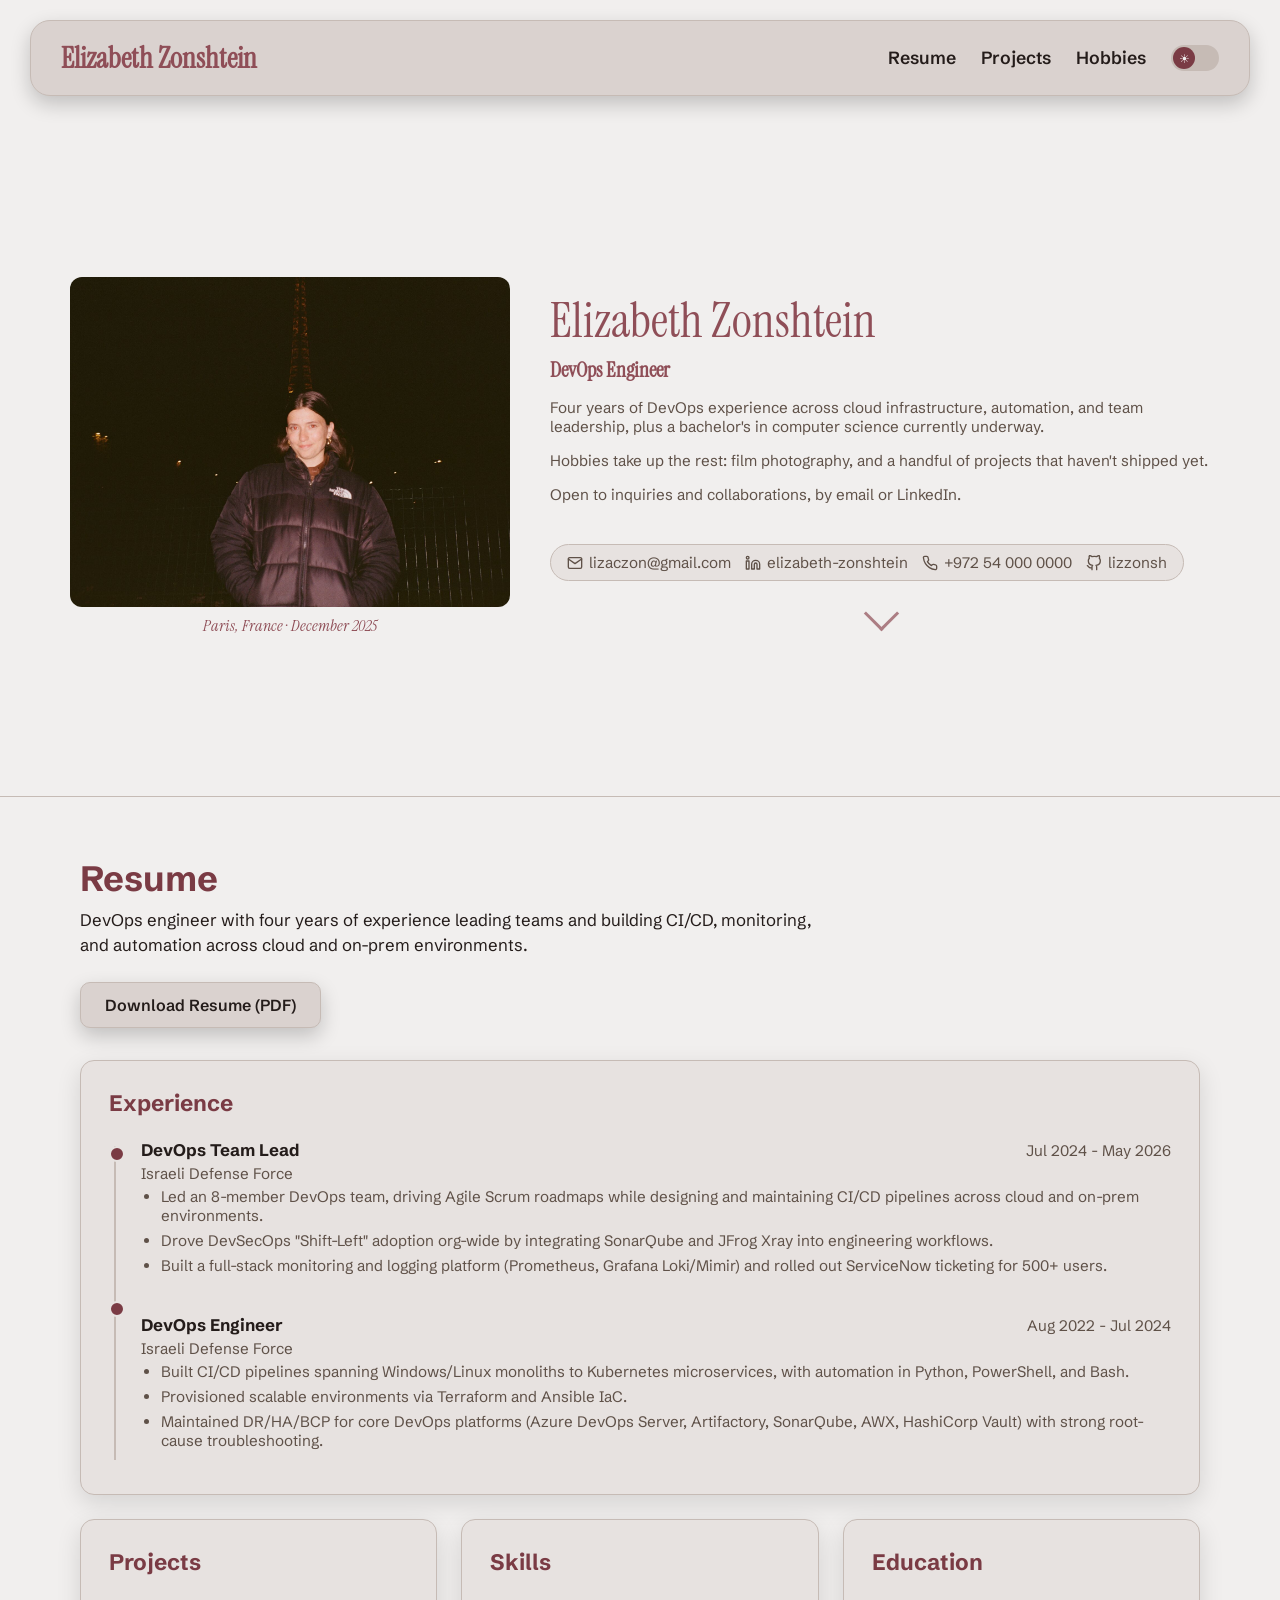
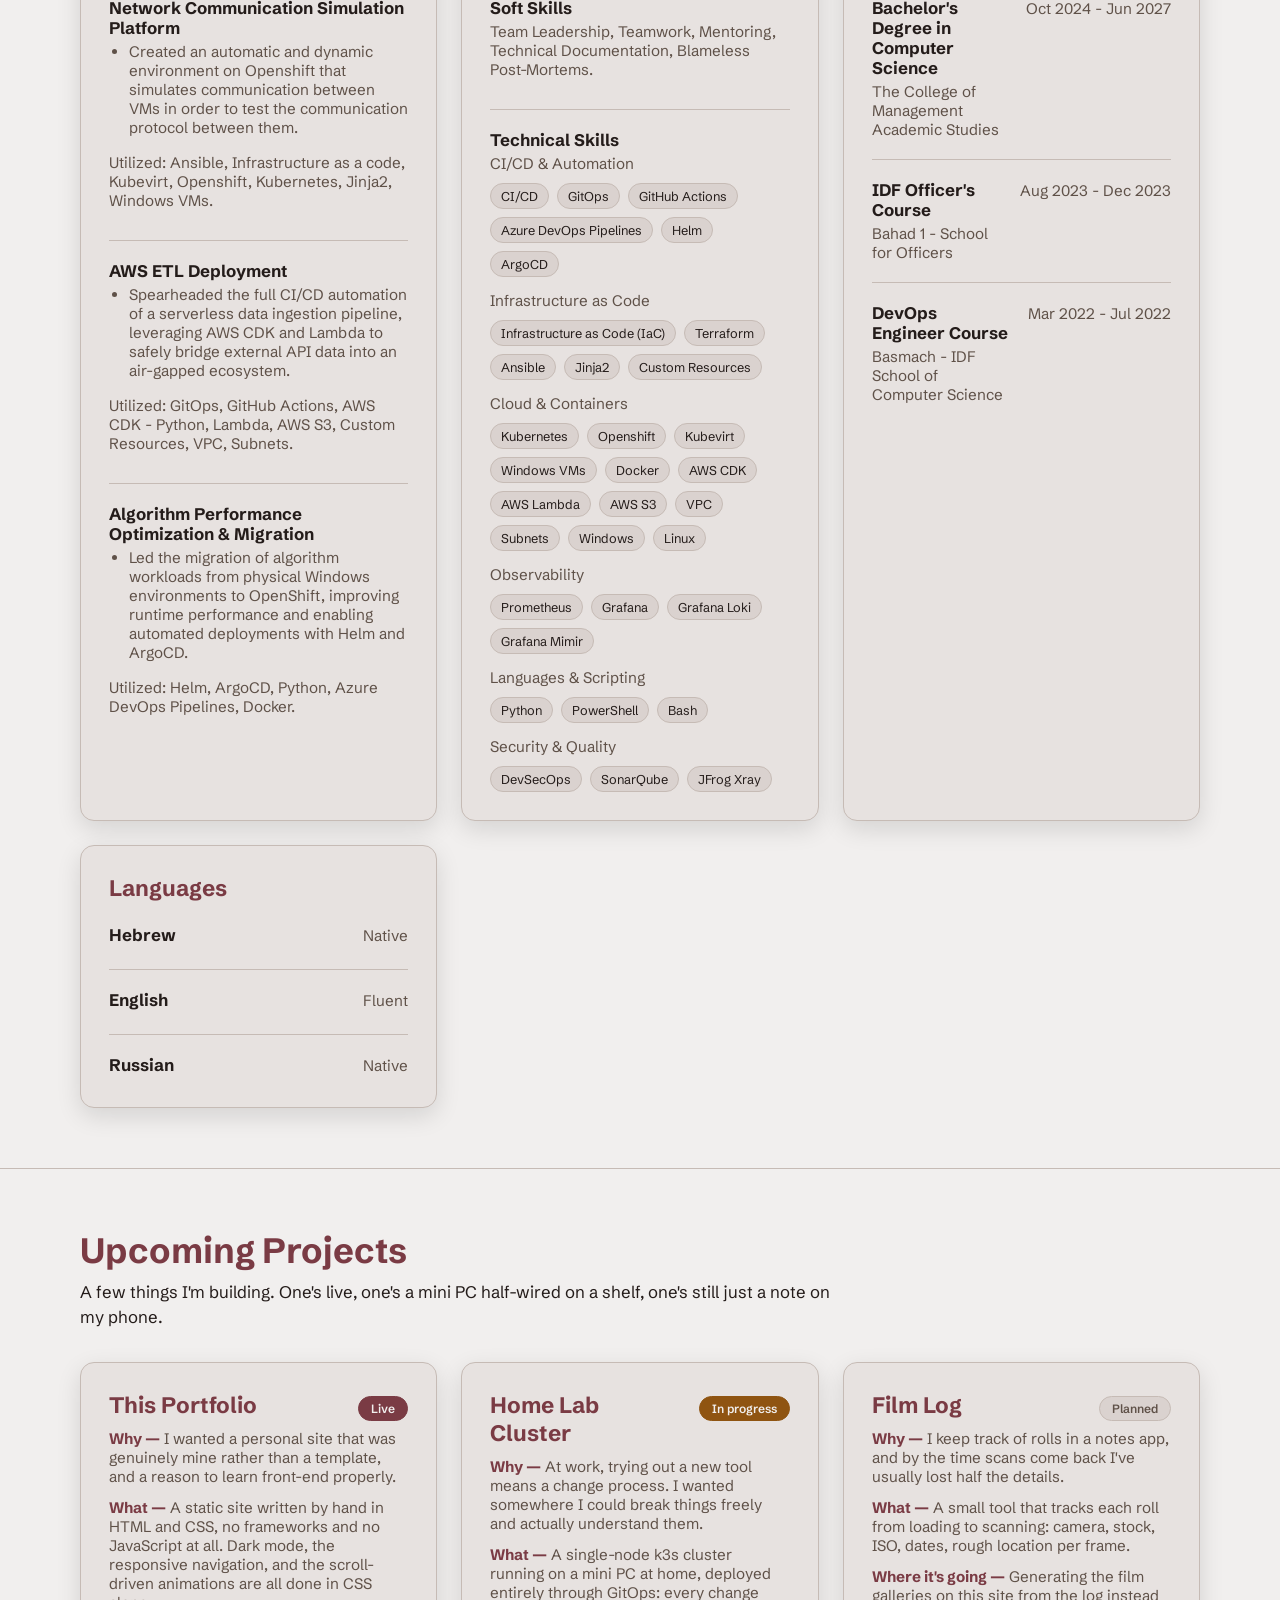
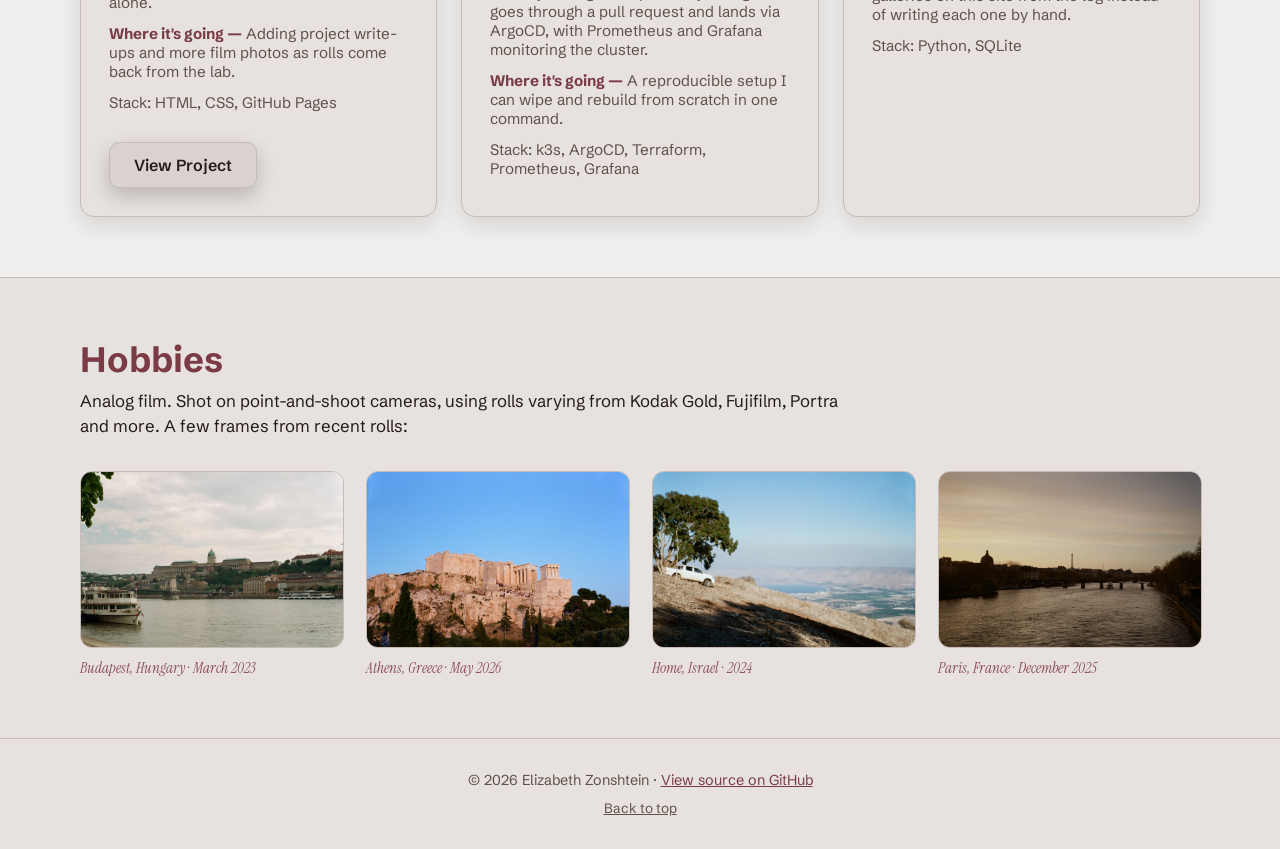
<file: index.html>
<!DOCTYPE html> <!-- document type declaration -->
<html lang="en">
<head>
    <meta charset="UTF-8">
    <!-- responsive meta tag -->
    <meta name="viewport" content="width=device-width, initial-scale=1.0">
    <meta name="description" content="Elizabeth Zonshtein: DevOps engineer portfolio with resume, projects, and analog film photography.">
    <title>Elizabeth Zonshtein — DevOps Engineer</title>
    <link rel="icon" href="data:image/svg+xml,%3Csvg xmlns='http://www.w3.org/2000/svg' viewBox='0 0 64 64'%3E%3Crect width='64' height='64' rx='14' fill='%237A3B44'/%3E%3Ctext x='32' y='43' font-family='Georgia, serif' font-size='28' fill='%23F1EFEE' text-anchor='middle'%3EEZ%3C/text%3E%3C/svg%3E">
    <link rel="preconnect" href="https://fonts.googleapis.com">
    <link rel="preconnect" href="https://fonts.gstatic.com" crossorigin>
    <link rel="stylesheet" href="https://fonts.googleapis.com/css2?family=Instrument+Serif:ital@0;1&family=Schibsted+Grotesk:ital,wght@0,400..900;1,400..900&display=swap">
    <link rel="stylesheet" href="assets/css/style.css">
</head>
<body>
    <a href="#main" class="skip-link">Skip to content</a>

    <!-- hidden icon definitions, referenced via <use> in the contact bar -->
    <svg class="icon-sprite" aria-hidden="true">
        <symbol id="icon-mail" viewBox="0 0 24 24" fill="none" stroke="currentColor" stroke-width="2" stroke-linecap="round" stroke-linejoin="round">
            <path d="M4 4h16c1.1 0 2 .9 2 2v12c0 1.1-.9 2-2 2H4c-1.1 0-2-.9-2-2V6c0-1.1.9-2 2-2z"></path>
            <polyline points="22,6 12,13 2,6"></polyline>
        </symbol>
        <symbol id="icon-linkedin" viewBox="0 0 24 24" fill="none" stroke="currentColor" stroke-width="2" stroke-linecap="round" stroke-linejoin="round">
            <path d="M16 8a6 6 0 0 1 6 6v7h-4v-7a2 2 0 0 0-2-2 2 2 0 0 0-2 2v7h-4v-7a6 6 0 0 1 6-6z"></path>
            <rect x="2" y="9" width="4" height="12"></rect>
            <circle cx="4" cy="4" r="2"></circle>
        </symbol>
        <symbol id="icon-phone" viewBox="0 0 24 24" fill="none" stroke="currentColor" stroke-width="2" stroke-linecap="round" stroke-linejoin="round">
            <path d="M22 16.92v3a2 2 0 0 1-2.18 2 19.79 19.79 0 0 1-8.63-3.07 19.5 19.5 0 0 1-6-6 19.79 19.79 0 0 1-3.07-8.67A2 2 0 0 1 4.11 2h3a2 2 0 0 1 2 1.72 12.84 12.84 0 0 0 .7 2.81 2 2 0 0 1-.45 2.11L8.09 9.91a16 16 0 0 0 6 6l1.27-1.27a2 2 0 0 1 2.11-.45 12.84 12.84 0 0 0 2.81.7A2 2 0 0 1 22 16.92z"></path>
        </symbol>
        <symbol id="icon-github" viewBox="0 0 24 24" fill="none" stroke="currentColor" stroke-width="2" stroke-linecap="round" stroke-linejoin="round">
            <path d="M9 19c-5 1.5-5-2.5-7-3m14 6v-3.87a3.37 3.37 0 0 0-.94-2.61c3.14-.35 6.44-1.54 6.44-7A5.44 5.44 0 0 0 20 4.77 5.07 5.07 0 0 0 19.91 1S18.73.65 16 2.48a13.38 13.38 0 0 0-7 0C6.27.65 5.09 1 5.09 1A5.07 5.07 0 0 0 5 4.77a5.44 5.44 0 0 0-1.5 3.78c0 5.42 3.3 6.61 6.44 7A3.37 3.37 0 0 0 9 18.13V22"></path>
        </symbol>
    </svg>

    <!-- sticky pill nav: in-page anchors only, plus the CSS-only theme toggle and hamburger -->
    <nav aria-label="Primary">
        <a href="#top" class="name">Elizabeth Zonshtein</a>
        <div class="nav-right">
            <ul class="nav-links" id="mobile-nav">
                <li><a href="#resume">Resume</a></li>
                <li><a href="#projects">Projects</a></li>
                <li><a href="#hobbies">Hobbies</a></li>
            </ul>
            <label class="theme-toggle" title="Toggle dark / light mode">
                <input type="checkbox" id="theme-toggle" aria-label="Toggle dark mode">
                <span class="theme-toggle-track"></span>
            </label>
            <label class="nav-toggle-btn" title="Toggle navigation menu">
                <input type="checkbox" id="nav-toggle" class="nav-toggle-input" aria-label="Toggle navigation menu" aria-controls="mobile-nav">
                <span class="hamburger-icon" aria-hidden="true"></span>
            </label>
        </div>
    </nav>

    <main id="main">
    <!-- ===== HERO ===== -->
    <section class="hero center" id="top">
        <div class="hero-photo-wrap">
            <img src="assets/images/profile-photo.jpeg" alt="Elizabeth Zonshtein" class="hero-photo" width="1800" height="1193">
            <p class="photo-caption">Paris, France &middot; December 2025</p>
        </div>
        <div class="hero-text">
            <h1 class="name">Elizabeth Zonshtein</h1>
            <p class="title">DevOps Engineer</p>
            <p>Four years of DevOps experience across cloud infrastructure, automation, and team leadership, plus a bachelor's in computer science currently underway.</p>
            <p>Hobbies take up the rest: film photography, and a handful of projects that haven't shipped yet.</p>
            <p>Open to inquiries and collaborations, by email or LinkedIn.</p>
            <div class="contact-bar">
                <a href="mailto:lizaczon@gmail.com" title="Email">
                    <svg aria-hidden="true"><use href="#icon-mail"></use></svg>
                    <span>lizaczon@gmail.com</span>
                </a>
                <a href="https://www.linkedin.com/in/elizabeth-zonshtein" target="_blank" rel="noopener" title="LinkedIn">
                    <svg aria-hidden="true"><use href="#icon-linkedin"></use></svg>
                    <span>elizabeth-zonshtein</span>
                </a>
                <a href="tel:+972540000000" title="Phone">
                    <svg aria-hidden="true"><use href="#icon-phone"></use></svg>
                    <span>+972&nbsp;54&nbsp;000&nbsp;0000</span>
                </a>
                <a href="https://github.com/lizzonsh" target="_blank" rel="noopener" title="GitHub">
                    <svg aria-hidden="true"><use href="#icon-github"></use></svg>
                    <span>lizzonsh</span>
                </a>
            </div>
            <a href="#resume" class="scroll-cue" aria-label="Scroll to the Resume section"></a>
        </div>
    </section>

    <!-- ===== RESUME ===== -->
    <section class="page-section" id="resume">
        <div class="section-inner">
            <header class="section-header">
                <h2>Resume</h2>
                <p>DevOps engineer with four years of experience leading teams and building CI/CD, monitoring, and automation across cloud and on-prem environments.</p>
                <a href="assets/docs/Elizabeth-Zonshtein-Resume-Web.pdf" class="button-link" target="_blank" rel="noopener">Download Resume (PDF)</a>
            </header>

            <div class="card-grid">
                <article class="card card-full">
                    <h3>Experience</h3>

                    <div class="timeline">
                        <div class="entry">
                            <div class="entry-row">
                                <div>
                                    <h4>DevOps Team Lead</h4>
                                    <p class="entry-org">Israeli Defense Force</p>
                                </div>
                                <p class="entry-date">Jul 2024 - May 2026</p>
                            </div>
                            <ul>
                                <li>Led an 8-member DevOps team, driving Agile Scrum roadmaps while designing and maintaining CI/CD pipelines across cloud and on-prem environments.</li>
                                <li>Drove DevSecOps "Shift-Left" adoption org-wide by integrating SonarQube and JFrog Xray into engineering workflows.</li>
                                <li>Built a full-stack monitoring and logging platform (Prometheus, Grafana Loki/Mimir) and rolled out ServiceNow ticketing for 500+ users.</li>
                            </ul>
                        </div>

                        <div class="entry">
                            <div class="entry-row">
                                <div>
                                    <h4>DevOps Engineer</h4>
                                    <p class="entry-org">Israeli Defense Force</p>
                                </div>
                                <p class="entry-date">Aug 2022 - Jul 2024</p>
                            </div>
                            <ul>
                                <li>Built CI/CD pipelines spanning Windows/Linux monoliths to Kubernetes microservices, with automation in Python, PowerShell, and Bash.</li>
                                <li>Provisioned scalable environments via Terraform and Ansible IaC.</li>
                                <li>Maintained DR/HA/BCP for core DevOps platforms (Azure DevOps Server, Artifactory, SonarQube, AWX, HashiCorp Vault) with strong root-cause troubleshooting.</li>
                            </ul>
                        </div>
                    </div>
                </article>

                <article class="card">
                    <h3>Projects</h3>

                    <div class="entry">
                        <h4>Network Communication Simulation Platform</h4>
                        <ul>
                            <li>Created an automatic and dynamic environment on Openshift that simulates communication between VMs in order to test the communication protocol between them.</li>
                        </ul>
                        <p class="entry-org">Utilized: Ansible, Infrastructure as a code, Kubevirt, Openshift, Kubernetes, Jinja2, Windows VMs.</p>
                    </div>

                    <div class="entry">
                        <h4>AWS ETL Deployment</h4>
                        <ul>
                            <li>Spearheaded the full CI/CD automation of a serverless data ingestion pipeline, leveraging AWS CDK and Lambda to safely bridge external API data into an air-gapped ecosystem.</li>
                        </ul>
                        <p class="entry-org">Utilized: GitOps, GitHub Actions, AWS CDK - Python, Lambda, AWS S3, Custom Resources, VPC, Subnets.</p>
                    </div>

                    <div class="entry">
                        <h4>Algorithm Performance Optimization &amp; Migration</h4>
                        <ul>
                            <li>Led the migration of algorithm workloads from physical Windows environments to OpenShift, improving runtime performance and enabling automated deployments with Helm and ArgoCD.</li>
                        </ul>
                        <p class="entry-org">Utilized: Helm, ArgoCD, Python, Azure DevOps Pipelines, Docker.</p>
                    </div>
                </article>

                <article class="card">
                    <h3>Skills</h3>

                    <div class="entry">
                        <h4>Soft Skills</h4>
                        <p>Team Leadership, Teamwork, Mentoring, Technical Documentation, Blameless Post-Mortems.</p>
                    </div>

                    <div class="entry">
                        <h4>Technical Skills</h4>

                        <div class="skill-group">
                            <p class="entry-org">CI/CD &amp; Automation</p>
                            <div class="chip-list">
                                <span class="chip">CI/CD</span>
                                <span class="chip">GitOps</span>
                                <span class="chip">GitHub Actions</span>
                                <span class="chip">Azure DevOps Pipelines</span>
                                <span class="chip">Helm</span>
                                <span class="chip">ArgoCD</span>
                            </div>
                        </div>

                        <div class="skill-group">
                            <p class="entry-org">Infrastructure as Code</p>
                            <div class="chip-list">
                                <span class="chip">Infrastructure as Code (IaC)</span>
                                <span class="chip">Terraform</span>
                                <span class="chip">Ansible</span>
                                <span class="chip">Jinja2</span>
                                <span class="chip">Custom Resources</span>
                            </div>
                        </div>

                        <div class="skill-group">
                            <p class="entry-org">Cloud &amp; Containers</p>
                            <div class="chip-list">
                                <span class="chip">Kubernetes</span>
                                <span class="chip">Openshift</span>
                                <span class="chip">Kubevirt</span>
                                <span class="chip">Windows VMs</span>
                                <span class="chip">Docker</span>
                                <span class="chip">AWS CDK</span>
                                <span class="chip">AWS Lambda</span>
                                <span class="chip">AWS S3</span>
                                <span class="chip">VPC</span>
                                <span class="chip">Subnets</span>
                                <span class="chip">Windows</span>
                                <span class="chip">Linux</span>
                            </div>
                        </div>

                        <div class="skill-group">
                            <p class="entry-org">Observability</p>
                            <div class="chip-list">
                                <span class="chip">Prometheus</span>
                                <span class="chip">Grafana</span>
                                <span class="chip">Grafana Loki</span>
                                <span class="chip">Grafana Mimir</span>
                            </div>
                        </div>

                        <div class="skill-group">
                            <p class="entry-org">Languages &amp; Scripting</p>
                            <div class="chip-list">
                                <span class="chip">Python</span>
                                <span class="chip">PowerShell</span>
                                <span class="chip">Bash</span>
                            </div>
                        </div>

                        <div class="skill-group">
                            <p class="entry-org">Security &amp; Quality</p>
                            <div class="chip-list">
                                <span class="chip">DevSecOps</span>
                                <span class="chip">SonarQube</span>
                                <span class="chip">JFrog Xray</span>
                            </div>
                        </div>
                    </div>
                </article>

                <article class="card">
                    <h3>Education</h3>
                    <div class="entry">
                        <div class="entry-row">
                            <div>
                                <h4>Bachelor's Degree in Computer Science</h4>
                                <p class="entry-org">The College of Management Academic Studies</p>
                            </div>
                            <p class="entry-date">Oct 2024 - Jun 2027</p>
                        </div>
                    </div>

                    <div class="entry">
                        <div class="entry-row">
                            <div>
                                <h4>IDF Officer's Course</h4>
                                <p class="entry-org">Bahad 1 - School for Officers</p>
                            </div>
                            <p class="entry-date">Aug 2023 - Dec 2023</p>
                        </div>
                    </div>

                    <div class="entry">
                        <div class="entry-row">
                            <div>
                                <h4>DevOps Engineer Course</h4>
                                <p class="entry-org">Basmach - IDF School of Computer Science</p>
                            </div>
                            <p class="entry-date">Mar 2022 - Jul 2022</p>
                        </div>
                    </div>
                </article>

                <article class="card">
                    <h3>Languages</h3>
                    <div class="entry">
                        <div class="entry-row">
                            <h4>Hebrew</h4>
                            <p class="entry-date">Native</p>
                        </div>
                    </div>

                    <div class="entry">
                        <div class="entry-row">
                            <h4>English</h4>
                            <p class="entry-date">Fluent</p>
                        </div>
                    </div>

                    <div class="entry">
                        <div class="entry-row">
                            <h4>Russian</h4>
                            <p class="entry-date">Native</p>
                        </div>
                    </div>
                </article>
            </div>
        </div>
    </section>

    <!-- ===== UPCOMING PROJECTS ===== -->
    <section class="page-section" id="projects">
        <div class="section-inner">
            <header class="section-header">
                <h2>Upcoming Projects</h2>
                <p>A few things I'm building. One's live, one's a mini PC half-wired on a shelf, one's still just a note on my phone.</p>
            </header>

            <div class="card-grid">
                <article class="card">
                    <div class="entry-row">
                        <h3>This Portfolio</h3>
                        <span class="status-pill status-live">Live</span>
                    </div>
                    <p><span class="detail-label">Why —</span>I wanted a personal site that was genuinely mine rather than a template, and a reason to learn front-end properly.</p>
                    <p><span class="detail-label">What —</span>A static site written by hand in HTML and CSS, no frameworks and no JavaScript at all. Dark mode, the responsive navigation, and the scroll-driven animations are all done in CSS alone.</p>
                    <p><span class="detail-label">Where it's going —</span>Adding project write-ups and more film photos as rolls come back from the lab.</p>
                    <p class="entry-org">Stack: HTML, CSS, GitHub Pages</p>
                    <a href="https://github.com/lizzonsh/lizzonsh.github.io" class="button-link" target="_blank" rel="noopener">View Project</a>
                </article>

                <article class="card">
                    <div class="entry-row">
                        <h3>Home Lab Cluster</h3>
                        <span class="status-pill status-progress">In progress</span>
                    </div>
                    <p><span class="detail-label">Why —</span>At work, trying out a new tool means a change process. I wanted somewhere I could break things freely and actually understand them.</p>
                    <p><span class="detail-label">What —</span>A single-node k3s cluster running on a mini PC at home, deployed entirely through GitOps: every change goes through a pull request and lands via ArgoCD, with Prometheus and Grafana monitoring the cluster.</p>
                    <p><span class="detail-label">Where it's going —</span>A reproducible setup I can wipe and rebuild from scratch in one command.</p>
                    <p class="entry-org">Stack: k3s, ArgoCD, Terraform, Prometheus, Grafana</p>
                </article>

                <article class="card">
                    <div class="entry-row">
                        <h3>Film Log</h3>
                        <span class="status-pill status-planned">Planned</span>
                    </div>
                    <p><span class="detail-label">Why —</span>I keep track of rolls in a notes app, and by the time scans come back I've usually lost half the details.</p>
                    <p><span class="detail-label">What —</span>A small tool that tracks each roll from loading to scanning: camera, stock, ISO, dates, rough location per frame.</p>
                    <p><span class="detail-label">Where it's going —</span>Generating the film galleries on this site from the log instead of writing each one by hand.</p>
                    <p class="entry-org">Stack: Python, SQLite</p>
                </article>
            </div>
        </div>
    </section>

    <!-- ===== HOBBIES ===== -->
    <section class="page-section section-alt" id="hobbies">
        <div class="section-inner">
            <header class="section-header">
                <h2>Hobbies</h2>
                <p>Analog film. Shot on point-and-shoot cameras, using rolls varying from Kodak Gold, Fujifilm, Portra and more. A few frames from recent rolls:</p>
            </header>

            <div class="hobby-grid">
                <figure>
                    <img src="assets/images/analog/budapest/budapest-01.jpeg" alt="Buda Castle and the Chain Bridge seen across the Danube, with a river cruise boat in the foreground" width="1800" height="1193" loading="lazy">
                    <figcaption>Budapest, Hungary &middot; March 2023</figcaption>
                </figure>
                <figure>
                    <img src="assets/images/analog/greece/greece-01.jpeg" alt="The Acropolis and Parthenon lit by golden-hour light, with visitors gathered near the entrance" width="1800" height="1193" loading="lazy">
                    <figcaption>Athens, Greece &middot; May 2026</figcaption>
                </figure>
                <figure>
                    <img src="assets/images/analog/home/home-01.jpeg" alt="A white pickup truck parked under a tree on a hillside, overlooking a valley and the Sea of Galilee" width="1800" height="1193" loading="lazy">
                    <figcaption>Home, Israel &middot; 2024</figcaption>
                </figure>
                <figure>
                    <img src="assets/images/analog/paris/paris-01.jpeg" alt="Silhouettes of Paris rooftops and the Eiffel Tower against a dusky pink and orange sky, seen across the Seine" width="1800" height="1193" loading="lazy">
                    <figcaption>Paris, France &middot; December 2025</figcaption>
                </figure>
            </div>
        </div>
    </section>
    </main>

    <footer>
        <p>&copy; 2026 Elizabeth Zonshtein &middot; <a href="https://github.com/lizzonsh/lizzonsh.github.io" target="_blank" rel="noopener">View source on GitHub</a></p>
        <a href="#top" class="footer-top">Back to top</a>
    </footer>
</body>
</html>
</file>
<file: assets/css/style.css>
/* ---------- base ---------- */

/* Google Fonts are loaded via <link> in <head> (preconnect + stylesheet)
   rather than @import here, since @import blocks CSS parsing until fetched */

/* hidden <symbol> defs referenced via <use> in the contact bar */
.icon-sprite {
  display: none;
}

/* off-screen until focused, so keyboard users can jump past the nav
   straight to <main> without it taking up space for everyone else */
.skip-link {
  position: absolute;
  top: -100%;
  left: 12px;
  z-index: 1000;
  padding: 10px 18px;
  background: var(--accent);
  color: var(--bg);
  border-radius: 0 0 8px 8px;
  font-weight: 600;
  text-decoration: none;
}

.skip-link:focus {
  top: 0;
}

html {
  scroll-behavior: smooth;
  scroll-snap-type: y proximity; /* gently settles on each section's top edge when you stop near it */
  scroll-padding-top: var(--nav-h); /* keeps in-page anchor jumps (#resume, #projects...) from landing under the sticky nav */
  scrollbar-width: thin; /* Firefox */
  scrollbar-color: var(--accent-hi) var(--sunken); /* Firefox: thumb, track */
}

html::-webkit-scrollbar {
  width: 10px;
}

html::-webkit-scrollbar-track {
  background: var(--sunken);
}

html::-webkit-scrollbar-thumb {
  background: var(--accent-hi);
  border-radius: 999px;
  border: 2px solid var(--sunken);
}

html::-webkit-scrollbar-thumb:hover {
  background: var(--accent);
}

/* color palette: light by default, dark when the toggle in the nav is checked */
:root {
  --bg:        #F1EFEE;
  --surface:   #E7E2E0;
  --sunken:    #DAD2CF;
  --border:    #C6BBB5;
  --text:      #241C1A;
  --text-mute: #5F5148;
  --accent:    #7A3B44;
  --accent-hi: #8F4E57;
  --spark:     #8F5411;

  /* total space nav occupies from the (safe-area-aware) viewport top to its
     own bottom edge: sticky's 20px top offset + nav's rendered box height.
     Re-declared in the mobile breakpoint where nav's box height changes.
     Deliberately generous: undershooting clips headings behind nav while
     overshooting only adds a little whitespace. */
  --nav-h: calc(140px + env(safe-area-inset-top));
}

body {
  font-family: "Schibsted Grotesk", sans-serif;
  font-optical-sizing: auto;
  font-weight: 400;
  font-style: normal;
  margin: 0;
  background: var(--bg);
  color: var(--text-mute);
}

/* dark mode: CSS-only via the hidden checkbox in the nav.
   :root, not body, so html's own scrollbar-color/::-webkit-scrollbar-track
   (an ancestor of body, so it wouldn't inherit an override set on body)
   also picks up the dark values. */
:root:has(#theme-toggle:checked) {
  --bg:        #0D0B08;
  --surface:   #1C1611;
  --sunken:    #231C19;
  --border:    #3A2C26;
  --text:      #F2DED4;
  --text-mute: #C9A49B;
  --accent:    #C17B87;
  --accent-hi: #E7B8A6;
  --spark:     #B48A82;
}

a {
  color: var(--accent);
}

a:focus-visible {
  outline: 2px solid var(--accent);
  outline-offset: 3px;
  border-radius: 4px;
}

h1, h2, h3, h4, h5, h6 {
  font-weight: 700;
  color: var(--text);
}

/* the name and title use the serif accent face wherever they appear */
.name {
  font-family: "Instrument Serif", serif;
  font-weight: 400;
  color: var(--accent-hi);
}

.title {
  margin: 0;
  font-family: "Instrument Serif", serif;
  font-weight: 700;
  color: var(--accent-hi);
}

.center {
  display: flex;
  justify-content: center;
  align-items: center;
}

/* ---------- nav: floating sticky pill ---------- */

nav {
  position: sticky;
  top: calc(20px + env(safe-area-inset-top)); /* clears the notch on full-bleed iOS; env() is 0 elsewhere */
  z-index: 100;
  display: flex;
  justify-content: space-between;
  align-items: center;
  margin: 20px 30px;
  padding: 18px 30px;
  background: var(--sunken);
  border: 1px solid var(--border);
  border-radius: 20px;
  box-shadow: 0 8px 20px rgb(0 0 0 / 20%);
}

/* stylelint-disable-next-line no-descending-specificity -- intentional: nav-scoped override of the base `a` styles above */
nav a {
  display: inline-block;
  color: var(--text);
  text-decoration: none;
  font-weight: 600;
  font-size: 1.1rem;
  transition: transform 0.2s ease;
}

nav a:hover {
  transform: translateY(-2px);
}

nav .name {
  color: var(--accent-hi);
  font-size: 1.8rem;
  font-weight: 700;
}

/* links + theme toggle + hamburger grouped as nav's single second flex child,
   so space-between only ever balances two things (name / everything-else) */
.nav-right {
  display: flex;
  align-items: center;
  gap: 25px;
}

.nav-links {
  display: flex;
  align-items: center;
  gap: 25px;
  margin: 0;
  padding: 0;
  list-style: none;
}

/* hamburger: a hidden checkbox + label, same CSS-only toggle pattern as
   .theme-toggle below, so the click is a real two-state toggle (unlike the
   old #mobile-nav:target link, a second click on it now closes the menu
   instead of doing nothing). Desktop hides the button entirely; the mobile
   breakpoint shows it. */
.nav-toggle-btn {
  display: none;
  align-items: center;
  justify-content: center;
  width: 44px;
  height: 44px;
  border-radius: 10px;
  cursor: pointer;
}

.nav-toggle-input {
  position: absolute;
  opacity: 0;
  width: 0;
  height: 0;
}

.nav-toggle-btn:has(#nav-toggle:focus-visible) {
  outline: 2px solid var(--accent);
  outline-offset: 3px;
}

/* stylelint-disable-next-line no-descending-specificity -- intentional: base bar styles after the focus-visible override above */
.hamburger-icon {
  position: relative;
  display: block;
  width: 22px;
  height: 2px;
  background: var(--text);
  border-radius: 2px;
}

.hamburger-icon::before,
.hamburger-icon::after {
  content: "";
  position: absolute;
  left: 0;
  width: 22px;
  height: 2px;
  background: var(--text);
  border-radius: 2px;
}

.hamburger-icon::before {
  top: -7px;
}

.hamburger-icon::after {
  top: 7px;
}

/* light/dark switch */
.theme-toggle {
  position: relative;
  display: inline-flex;
  align-items: center;
  width: 48px;
  height: 26px;
  cursor: pointer;
}

.theme-toggle input {
  position: absolute;
  opacity: 0;
  width: 0;
  height: 0;
}

.theme-toggle-track {
  position: absolute;
  inset: 0;
  background: var(--border);
  border-radius: 999px;
  transition: background 0.2s ease;
}

#theme-toggle:focus-visible ~ .theme-toggle-track {
  outline: 2px solid var(--accent);
  outline-offset: 3px;
}

.theme-toggle-track::after {
  content: "\2600";
  position: absolute;
  top: 2px;
  left: 2px;
  width: 22px;
  height: 22px;
  display: flex;
  align-items: center;
  justify-content: center;
  font-size: 12px;
  font-variant-emoji: text;
  border-radius: 50%;
  background: var(--accent);
  color: var(--bg);
  transition: transform 0.2s ease, background 0.2s ease;
}

#theme-toggle:checked ~ .theme-toggle-track::after {
  content: "\1F319";
  transform: translateX(22px);
  background: var(--accent-hi);
}

/* ---------- hero ---------- */

.hero {
  /* no scroll-snap-align here: hero is the resting scroll-top-0 view, and
     snapping it to itself pulled the page slightly down on load */
  gap: 40px;
  padding: 30px 20px;
  min-height: calc(100vh - var(--nav-h) - 140px);

  /* dvh accounts for the mobile browser chrome that comes and goes on
     scroll, so the hero doesn't jump once it's hidden; vh above is the
     fallback for browsers without dvh support */
  min-height: calc(100dvh - var(--nav-h) - 140px);
  align-items: center;
}

.hero-photo-wrap {
  display: flex;
  flex-direction: column;
  align-items: center;
  gap: 8px;
  flex-shrink: 0;
}

.hero-photo {
  width: 440px;
  height: 330px;
  object-fit: cover;
  border-radius: 12px;
}

.photo-caption {
  margin: 0;
  font-family: "Instrument Serif", serif;
  font-style: italic;
  color: var(--accent-hi);
}

.hero-text {
  /* wide enough that the contact bar's 4 items fit on one line without
     shrinking their text back down to the illegible size it had before */
  max-width: 660px;
}

.hero-text h1 {
  margin: 0;
  font-size: 3rem;
}

.hero-text .title {
  margin-top: 4px;
  font-size: 1.3rem;
}

.hero-text p {
  font-size: 0.95rem;
}

.hero-text .contact-bar {
  margin-top: 40px;
}

/* single pill holding all contact icon + info items in one line */
/* stylelint-disable-next-line no-descending-specificity -- intentional: base pill styles after the hero-scoped margin override above */
.contact-bar {
  display: flex;
  flex-wrap: wrap;
  align-items: center;
  gap: 14px;
  width: fit-content;
  max-width: 100%;
  margin-top: 20px;
  padding: 8px 16px;
  background: var(--surface);
  border: 1px solid var(--border);
  border-radius: 999px;
}

/* stylelint-disable-next-line no-descending-specificity -- intentional: unrelated `nav a` styles happen to share a selector shape */
.contact-bar a {
  display: flex;
  align-items: center;
  gap: 6px;
  color: var(--text-mute);
  text-decoration: none;
  font-size: 0.95rem;
  white-space: nowrap;
  transition: transform 0.2s ease, color 0.2s ease;
}

.contact-bar a:hover {
  transform: translateY(-2px);
  color: var(--accent);
}

.contact-bar svg {
  width: 16px;
  height: 16px;
  flex-shrink: 0;
}

/* scroll cue under the contact pill: thin chevron with a slow bounce */
.scroll-cue {
  display: block;
  width: 22px;
  height: 22px;
  margin: 20px auto 0;
  opacity: 0.7;
  animation: scroll-cue-bounce 1.8s ease-in-out infinite;
}

.scroll-cue::before {
  content: "";
  display: block;
  width: 100%;
  height: 100%;
  border-right: 3px solid var(--accent-hi);
  border-bottom: 3px solid var(--accent-hi);
  transform: rotate(45deg);
}

@keyframes scroll-cue-bounce {
  0%, 100% {
    transform: translateY(0);
  }

  50% {
    transform: translateY(8px);
  }
}

/* ---------- page sections (Resume / Projects / Hobbies) ---------- */

.page-section {
  scroll-snap-align: start;
  padding: 60px 40px;
  border-top: 1px solid var(--border);
}

/* Resume runs much taller than the viewport, so start-snapping it tends to
   pull the page back to its top edge mid-scroll on slower/touch scrolling;
   Projects and Hobbies stay snapped since they're closer to viewport height */
#resume {
  scroll-snap-align: none;
}

.section-alt {
  background: var(--surface);
}

/* centers header + content as one block on wide viewports */
.section-inner {
  max-width: 1120px;
  margin: 0 auto;
}

.section-header h2 {
  margin: 0 0 8px;
  font-size: 2.2rem;
  color: var(--accent);
}

.section-header p {
  max-width: 760px;
  margin: 0;
  color: var(--text);
  font-size: 1.05rem;
  line-height: 1.5;
}

.section-header .button-link {
  margin-top: 24px;
}

/* stylelint-disable-next-line no-descending-specificity -- intentional: base button styles after the section-header margin override above */
.button-link {
  display: inline-block;
  box-sizing: border-box;
  padding: 12px 24px;
  background: var(--sunken);
  border: 1px solid var(--border);
  color: var(--text);
  text-decoration: none;
  border-radius: 10px;
  font-weight: 600;
  box-shadow: 0 8px 20px rgb(0 0 0 / 20%);
  transition: transform 0.2s ease;
}

.button-link:hover {
  transform: translateY(-4px);
}

/* ---------- cards ---------- */

/* min(340px, 100%) lets the column shrink below 340px on narrow phones
   instead of overflowing the viewport */
.card-grid {
  display: grid;
  grid-template-columns: repeat(auto-fit, minmax(min(340px, 100%), 1fr));
  gap: 24px;
  padding-top: 32px;
  align-items: stretch;
}

.card {
  display: flex;
  flex-direction: column;
  background: var(--surface);
  border: 1px solid var(--border);
  border-radius: 14px;
  padding: 28px;
  box-shadow: 0 8px 24px rgb(0 0 0 / 12%);
}

/* Experience spans the full grid width instead of sharing a row */
.card-full {
  grid-column: 1 / -1;
}

.card h3 {
  margin-top: 0;
  font-size: 1.4rem;
  color: var(--accent);
}

.card h4 {
  margin: 0 0 4px;
  font-size: 1.05rem;
}

.card p {
  margin: 2px 0 10px;
  color: var(--text-mute);
  font-size: 0.95rem;
}

.card ul {
  margin: 4px 0 16px;
  padding-left: 20px;
}

.card li {
  margin-bottom: 6px;
  font-size: 0.95rem;
}

.card .button-link {
  margin-top: auto;
  align-self: flex-start;
}

/* inline Why / What / Where-it's-going labels within a project card */
.detail-label {
  color: var(--accent);
  font-weight: 700;
  margin-right: 4px;
}

/* title/org on the left, date range right-aligned */
.entry-row {
  display: flex;
  justify-content: space-between;
  align-items: baseline;
  gap: 16px;
}

.entry-row h3 {
  margin-bottom: 8px;
}

.entry-date {
  white-space: nowrap;
  text-align: right;
}

.entry-row .entry-org,
.entry-row .entry-date {
  margin: 0;
}

/* separates stacked entries within a card (e.g. multiple jobs) */
.entry + .entry {
  margin-top: 20px;
  padding-top: 20px;
  border-top: 1px solid var(--border);
}

/* CSS-only vertical timeline for Experience: a rail with a dot per role */
.timeline {
  position: relative;
  padding-left: 32px;
}

.timeline::before {
  content: "";
  position: absolute;
  left: 5px;
  top: 6px;
  bottom: 6px;
  width: 2px;
  background: var(--border);
}

.timeline .entry {
  position: relative;
}

.timeline .entry::before {
  content: "";
  position: absolute;
  left: -32px;
  top: 6px;
  width: 12px;
  height: 12px;
  border-radius: 50%;
  background: var(--accent);
  border: 2px solid var(--surface);
}

.timeline .entry + .entry {
  border-top: none;
}

/* project status pill, paired with .entry-row for title alignment */
.status-pill {
  display: inline-flex;
  align-items: center;
  padding: 4px 12px;
  border-radius: 999px;
  border: 1px solid var(--border);
  font-size: 0.75rem;
  font-weight: 600;
  white-space: nowrap;
}

.status-live {
  background: var(--accent);
  border-color: var(--accent);
  color: var(--bg);
}

.status-progress {
  background: var(--spark);
  border-color: var(--spark);
  color: var(--bg);
}

.status-planned {
  background: var(--sunken);
  color: var(--text-mute);
}

/* labeled groups of skill chips */
.skill-group {
  margin-bottom: 14px;
}

.skill-group:last-child {
  margin-bottom: 0;
}

.chip-list {
  display: flex;
  flex-wrap: wrap;
  gap: 8px;
  margin: 6px 0 0;
}

.chip {
  display: inline-flex;
  align-items: center;
  padding: 4px 10px;
  border-radius: 999px;
  border: 1px solid var(--border);
  background: var(--sunken);
  color: var(--text);
  font-size: 0.8rem;
}

/* ---------- hobbies: small film-photo grid ---------- */

.hobby-grid {
  display: grid;
  grid-template-columns: repeat(auto-fit, minmax(min(240px, 100%), 1fr));
  gap: 24px;
  padding-top: 32px;
}

.hobby-grid figure {
  margin: 0;
}

.hobby-grid img {
  display: block;
  width: 100%;
  height: auto;
  aspect-ratio: 3 / 2;
  object-fit: cover;
  border-radius: 12px;
  border: 1px solid var(--border);
}

.hobby-grid figcaption {
  margin-top: 10px;
  font-family: "Instrument Serif", serif;
  font-style: italic;
  font-size: 0.95rem;
  color: var(--accent-hi);
}

/* ---------- footer ---------- */

footer {
  padding: 32px 20px;
  text-align: center;
  background: var(--surface);
  border-top: 1px solid var(--border);
}

/* stylelint-disable-next-line no-descending-specificity -- intentional: footer-scoped override of the base `p` styles above */
footer p {
  margin: 0 0 8px;
  color: var(--text-mute);
  font-size: 0.9rem;
}

/* stylelint-disable-next-line no-descending-specificity -- intentional: footer-scoped override of the base `a:focus-visible` styles above */
footer a {
  color: var(--accent);
}

.footer-top {
  display: inline-block;
  font-size: 0.85rem;
  color: var(--text-mute);
  transition: transform 0.2s ease;
}

.footer-top:hover {
  transform: translateY(-2px);
}

/* ---------- scroll-driven reveal (CSS only) ---------- */

/* fades/slides each card and photo in as it scrolls into view, tied to scroll
   position so it reverses when scrolling back up. Browsers without
   animation-timeline support just show everything at full opacity. */
@keyframes reveal {
  from {
    opacity: 0;
    transform: translateY(40px);
  }

  to {
    opacity: 1;
    transform: translateY(0);
  }
}

@supports (animation-timeline: view()) {
  .card,
  .hobby-grid figure {
    animation: reveal linear both;
    animation-timeline: view();
    animation-range: entry 0% entry 100%;
  }
}

@media (prefers-reduced-motion: reduce) {
  html {
    scroll-behavior: auto;
    scroll-snap-type: none;
  }

  .scroll-cue,
  .card,
  .hobby-grid figure {
    animation: none;
  }
}

/* ---------- tablet ---------- */

@media screen and (width <= 1024px) {
  nav {
    flex-wrap: wrap;
    justify-content: center;
    gap: 12px;
  }

  .hero-photo {
    width: 320px;
    height: 260px;
  }

  .hero-text {
    max-width: 380px;
  }
}

/* ---------- phone / small tablet ---------- */

@media screen and (width <= 768px) {
  :root {
    /* nav is a single row here: 8px margin + ~44px content (hamburger tap
       target) + ~14px padding/border */
    --nav-h: calc(80px + env(safe-area-inset-top));
  }

  nav {
    gap: 6px;
    margin: 8px;
    padding: 6px 14px;
  }

  nav .name {
    font-size: 1.15rem;
  }

  .nav-right {
    gap: 10px;
  }

  .nav-toggle-btn {
    display: inline-flex;
  }

  /* the nav links become a dropdown panel anchored below the pill; nav
     (position:sticky) is the positioned containing block */
  .nav-links {
    display: none;
    position: absolute;
    top: 100%;
    left: 0;
    right: 0;
    margin-top: 8px;
    flex-direction: column;
    align-items: stretch;
    gap: 4px;
    padding: 12px;
    background: var(--sunken);
    border: 1px solid var(--border);
    border-radius: 16px;
    box-shadow: 0 8px 20px rgb(0 0 0 / 20%);
    z-index: 100;
  }

  /* known limitation of the checkbox toggle: tapping a link inside doesn't
     re-close the panel (the checkbox stays checked), so it stays open until
     the hamburger is tapped again. Deliberate rather than fixed with
     :focus-within, since .nav-right also wraps the theme toggle and scoping
     that correctly needs no-JS coordination not worth it for a dropdown a
     scroll or a second tap dismisses anyway. */
  .nav-right:has(#nav-toggle:checked) .nav-links {
    display: flex;
  }

  .nav-links a {
    display: flex;
    align-items: center;
    min-height: 44px; /* tap-target minimum */
    padding: 6px 12px;
    font-size: 0.95rem;
  }

  .theme-toggle {
    width: 38px;
    height: 21px;
  }

  .theme-toggle-track::after {
    width: 17px;
    height: 17px;
    font-size: 10px;
  }

  #theme-toggle:checked ~ .theme-toggle-track::after {
    transform: translateX(17px);
  }

  .hero {
    flex-direction: column;
    align-items: stretch; /* stacked children take the full width; centering them instead let long text overflow both edges */
    min-height: auto;
    text-align: center;
    padding: 40px 20px;
  }

  .hero-text,
  .hero-photo-wrap {
    width: 100%;
    max-width: 100%;
  }

  .hero-text h1 {
    font-size: 2.2rem;
  }

  .hero-photo {
    width: auto;
    height: auto;
    max-width: 100%;
    max-height: 38vh;
    object-fit: contain;
  }

  .contact-bar {
    flex-wrap: wrap;
    justify-content: center;
    border-radius: 20px;
  }

  .hero-text .contact-bar {
    margin-left: auto;
    margin-right: auto;
  }

  .page-section {
    padding: 40px 20px;
  }

  .section-header h2 {
    font-size: 1.8rem;
  }

  .card {
    padding: 20px;
  }

  .entry-row {
    flex-direction: column;
    align-items: flex-start;
    gap: 2px;
  }

  .entry-date {
    text-align: left;
  }
}

/* ---------- small phones ---------- */

@media screen and (width <= 400px) {
  nav .name {
    font-size: 1rem;
  }

  .hero-text h1 {
    font-size: 1.7rem;
  }

  .contact-bar a {
    font-size: 0.85rem;
  }

  .theme-toggle {
    width: 34px;
    height: 19px;
  }

  .theme-toggle-track::after {
    width: 15px;
    height: 15px;
    font-size: 9px;
  }

  #theme-toggle:checked ~ .theme-toggle-track::after {
    transform: translateX(15px);
  }
}

/* ---------- print ---------- */

/* strip chrome and force light colors even if the dark toggle is checked */
@media print {
  nav,
  .theme-toggle,
  .nav-toggle-btn,
  .scroll-cue,
  .footer-top,
  .section-header .button-link {
    display: none !important;
  }

  :root,
  :root:has(#theme-toggle:checked) {
    --bg:        #F1EFEE;
    --surface:   #FFF;
    --sunken:    #F1EFEE;
    --border:    #C6BBB5;
    --text:      #241C1A;
    --text-mute: #4A3F3B;
    --accent:    #7A3B44;
    --accent-hi: #7A3B44;
    --spark:     #8F5411;
  }

  /* stylelint-disable-next-line no-descending-specificity -- intentional: plain print fallback after the dark-mode override above */
  body {
    background: #fff;
  }

  .card,
  .hobby-grid figure {
    box-shadow: none;
    border-radius: 0;
    animation: none !important;
    break-inside: avoid;
  }

  .entry {
    break-inside: avoid;
  }

  a {
    text-decoration: none;
  }
}
</file>
